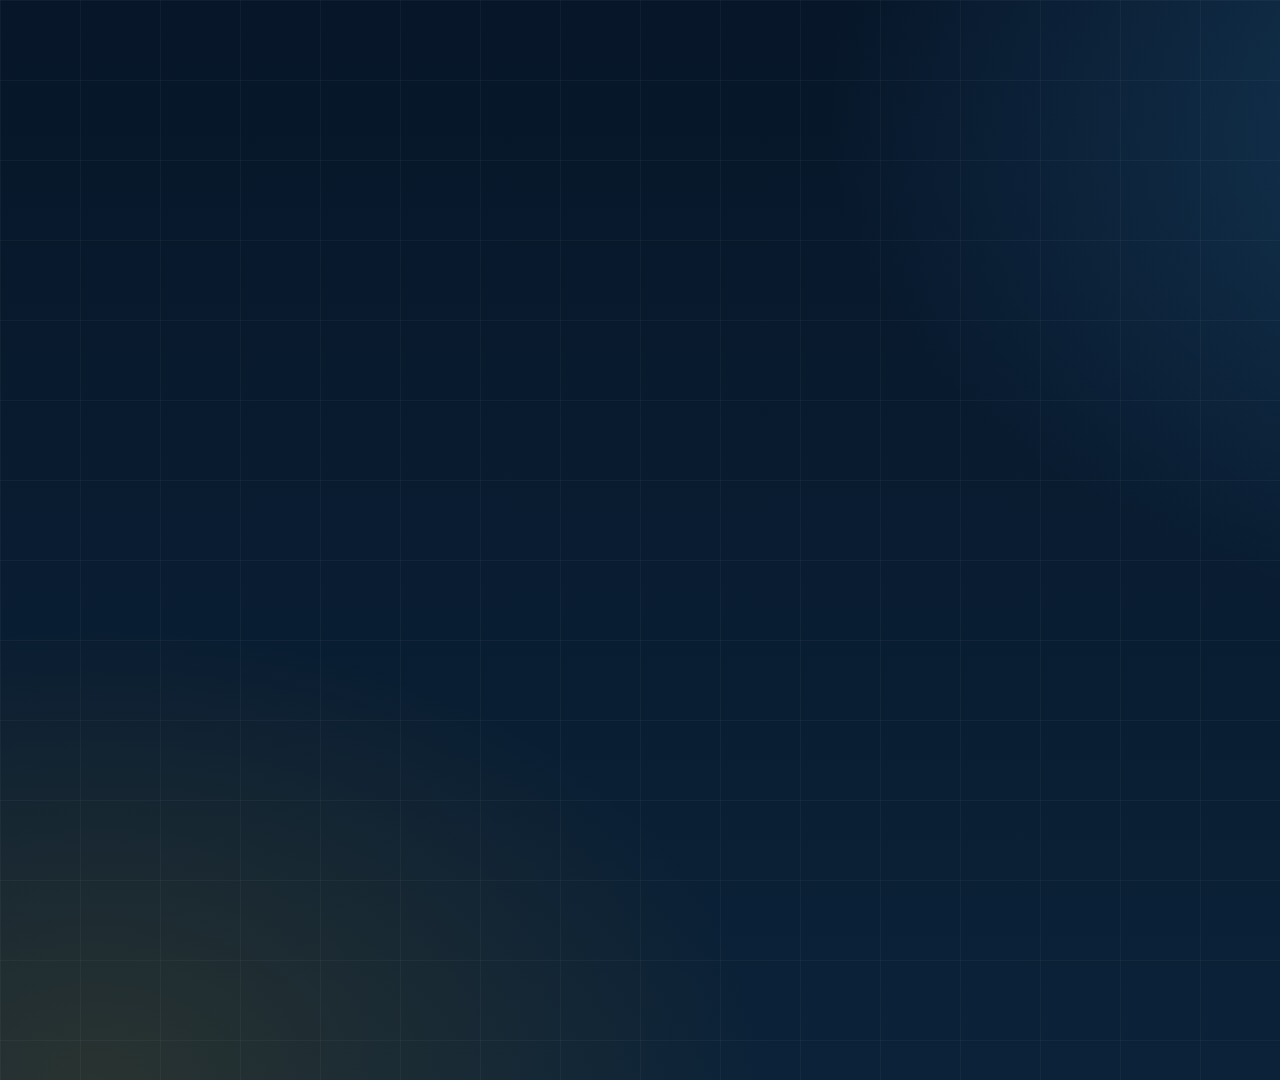
<file: 03_video/video.html>
<!doctype html><html><head><meta charset="utf-8">
<link href="https://fonts.googleapis.com/css2?family=Barlow+Condensed:wght@600;700;800&family=Barlow:wght@400;500;600;700&family=IBM+Plex+Mono:wght@500;600&display=swap" rel="stylesheet">
<link rel="stylesheet" href="castelo_anim.css">
<style>html,body{margin:0;width:1920px;height:1080px;overflow:hidden;background:#071629}</style></head>
<body><div id="stage"></div><script src="castelo_anim.js"></script>
<script>window.renderAt = CasteloAnim.mount(document.getElementById('stage')); window.DURATION = CasteloAnim.duration; renderAt(0);</script></body></html>
</file>
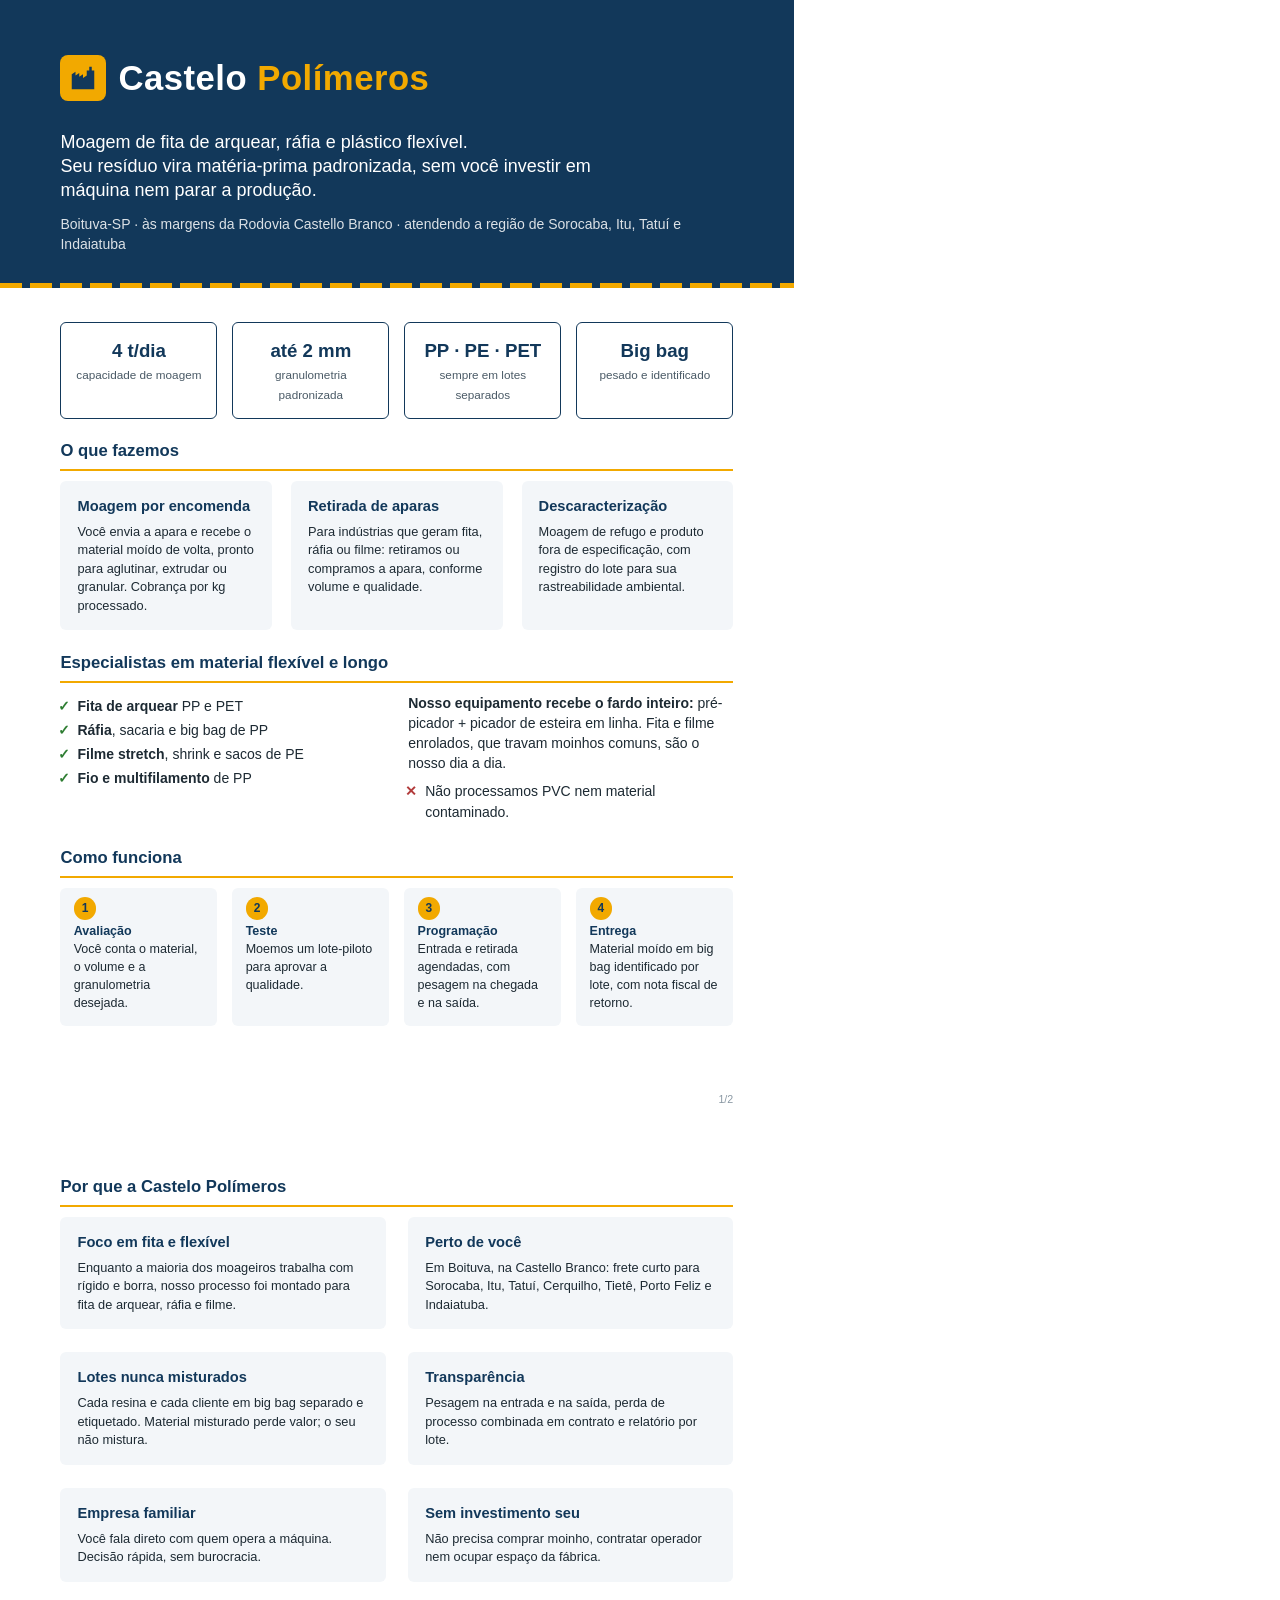
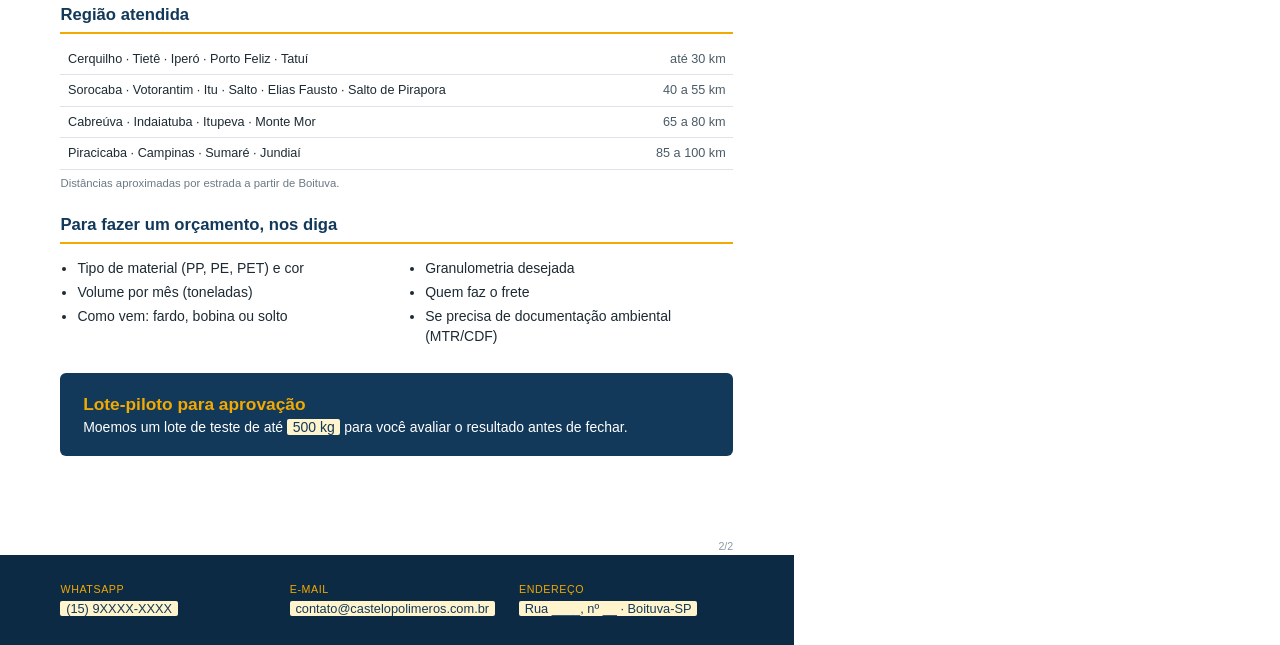
<file: 01_negocio/scripts/apresentacao.html>
<!doctype html>
<html lang="pt-BR"><head><meta charset="utf-8"><title>Castelo Polímeros: Apresentação</title>
<style>
@page { size: A4; margin: 0; }
* { box-sizing: border-box; }
body { margin: 0; font-family: Arial, Helvetica, sans-serif; color: #1d2a33; font-size: 10.5pt; line-height: 1.45; }
.page { width: 210mm; height: 297mm; position: relative; overflow: hidden; break-after: page; }
.page:last-child { break-after: auto; }
.hero { background: #12385a; color: #fff; padding: 14mm 16mm 9mm; position: relative; }
.hero::after { content: ""; position: absolute; left: 0; right: 0; bottom: 0; height: 5px; background: repeating-linear-gradient(90deg, #f2a900 0 22px, #12385a 22px 30px); }
.brand { display: flex; align-items: center; gap: 12px; }
.logo { width: 46px; height: 46px; border-radius: 8px; background: #f2a900; display: grid; place-items: center; }
.logo svg { width: 30px; height: 30px; }
.name { font-size: 26pt; font-weight: 700; letter-spacing: .5px; }
.name span { color: #f2a900; }
.tag { font-size: 13.5pt; margin-top: 7mm; max-width: 150mm; line-height: 1.35; }
.sub { opacity: .85; margin-top: 3mm; font-size: 10.5pt; }
.content { padding: 7mm 16mm 0; }
h2 { font-size: 12.5pt; color: #12385a; margin: 5.5mm 0 2.5mm; padding-bottom: 1.5mm; border-bottom: 2px solid #f2a900; }
.grid3 { display: grid; grid-template-columns: repeat(3, 1fr); gap: 5mm; }
.grid2 { display: grid; grid-template-columns: 1fr 1fr; gap: 6mm; }
.card { background: #f3f6f9; border-radius: 6px; padding: 4mm 4.5mm; }
.card h3 { margin: 0 0 1.5mm; font-size: 11pt; color: #12385a; }
.card p { margin: 0; font-size: 9.6pt; }
.kpis { display: grid; grid-template-columns: repeat(4, 1fr); gap: 4mm; margin-top: 2mm; }
.kpi { border: 1.5px solid #12385a; border-radius: 6px; padding: 3.5mm; text-align: center; }
.kpi b { display: block; font-size: 14pt; white-space: nowrap; color: #12385a; }
.kpi span { font-size: 8.8pt; color: #4a5a66; }
ul { margin: 0; padding-left: 4.5mm; } li { margin: 1mm 0; }
.ok li::marker { content: "✓  "; color: #2e7d32; font-weight: bold; }
.no li::marker { content: "✕  "; color: #b23b3b; font-weight: bold; }
.steps { display: grid; grid-template-columns: repeat(4, 1fr); gap: 4mm; counter-reset: s; }
.step { position: relative; padding: 9mm 3.5mm 3.5mm; background: #f3f6f9; border-radius: 6px; font-size: 9.4pt; }
.step::before { counter-increment: s; content: counter(s); position: absolute; top: 2.5mm; left: 3.5mm; width: 6mm; height: 6mm; border-radius: 50%; background: #f2a900; color: #12385a; font-weight: 700; display: grid; place-items: center; font-size: 9pt; }
.step b { color: #12385a; }
table { width: 100%; border-collapse: collapse; font-size: 9.5pt; }
td { padding: 1.6mm 2mm; border-bottom: 1px solid #dde3e8; }
td:last-child { text-align: right; color: #4a5a66; white-space: nowrap; }
.offer { background: #12385a; color: #fff; border-radius: 6px; padding: 5mm 6mm; margin-top: 6mm; display: flex; justify-content: space-between; align-items: center; gap: 6mm; }
.offer b { color: #f2a900; font-size: 13pt; }
.contact { position: absolute; left: 0; right: 0; bottom: 0; background: #0d2a44; color: #fff; padding: 7mm 16mm; display: grid; grid-template-columns: repeat(3, 1fr); gap: 4mm; font-size: 9.6pt; }
.contact small { display: block; color: #f2a900; font-size: 8pt; text-transform: uppercase; letter-spacing: .6px; margin-bottom: .8mm; }
.fill { background: #fff4cc; color: #12385a; padding: 0 1.5mm; border-radius: 2px; }
.foot { position: absolute; bottom: 4mm; right: 16mm; font-size: 8pt; color: #8a98a3; }
</style></head><body>

<section class="page">
  <div class="hero">
    <div class="brand">
      <div class="logo"><svg viewBox="0 0 24 24" fill="#12385a"><path d="M3 21V9l3-2v3l3-2v3l3-2v3l3-2V6h2V3h2v3h2v15z"/></svg></div>
      <div class="name">Castelo <span>Polímeros</span></div>
    </div>
    <div class="tag">Moagem de fita de arquear, ráfia e plástico flexível.<br>Seu resíduo vira matéria-prima padronizada, sem você investir em máquina nem parar a produção.</div>
    <div class="sub">Boituva-SP · às margens da Rodovia Castello Branco · atendendo a região de Sorocaba, Itu, Tatuí e Indaiatuba</div>
  </div>

  <div class="content">
    <div class="kpis">
      <div class="kpi"><b>4 t/dia</b><span>capacidade de moagem</span></div>
      <div class="kpi"><b>até 2 mm</b><span>granulometria padronizada</span></div>
      <div class="kpi"><b>PP · PE · PET</b><span>sempre em lotes separados</span></div>
      <div class="kpi"><b>Big bag</b><span>pesado e identificado</span></div>
    </div>

    <h2>O que fazemos</h2>
    <div class="grid3">
      <div class="card"><h3>Moagem por encomenda</h3><p>Você envia a apara e recebe o material moído de volta, pronto para aglutinar, extrudar ou granular. Cobrança por kg processado.</p></div>
      <div class="card"><h3>Retirada de aparas</h3><p>Para indústrias que geram fita, ráfia ou filme: retiramos ou compramos a apara, conforme volume e qualidade.</p></div>
      <div class="card"><h3>Descaracterização</h3><p>Moagem de refugo e produto fora de especificação, com registro do lote para sua rastreabilidade ambiental.</p></div>
    </div>

    <h2>Especialistas em material flexível e longo</h2>
    <div class="grid2">
      <div>
        <ul class="ok">
          <li><b>Fita de arquear</b> PP e PET</li>
          <li><b>Ráfia</b>, sacaria e big bag de PP</li>
          <li><b>Filme stretch</b>, shrink e sacos de PE</li>
          <li><b>Fio e multifilamento</b> de PP</li>
        </ul>
      </div>
      <div>
        <p style="margin:0 0 2mm"><b>Nosso equipamento recebe o fardo inteiro:</b> pré-picador + picador de esteira em linha. Fita e filme enrolados, que travam moinhos comuns, são o nosso dia a dia.</p>
        <ul class="no"><li>Não processamos PVC nem material contaminado.</li></ul>
      </div>
    </div>

    <h2>Como funciona</h2>
    <div class="steps">
      <div class="step"><b>Avaliação</b><br>Você conta o material, o volume e a granulometria desejada.</div>
      <div class="step"><b>Teste</b><br>Moemos um lote-piloto para aprovar a qualidade.</div>
      <div class="step"><b>Programação</b><br>Entrada e retirada agendadas, com pesagem na chegada e na saída.</div>
      <div class="step"><b>Entrega</b><br>Material moído em big bag identificado por lote, com nota fiscal de retorno.</div>
    </div>
  </div>
  <div class="foot">1/2</div>
</section>

<section class="page">
  <div class="content" style="padding-top:14mm">
    <h2 style="margin-top:0">Por que a Castelo Polímeros</h2>
    <div class="grid2">
      <div class="card"><h3>Foco em fita e flexível</h3><p>Enquanto a maioria dos moageiros trabalha com rígido e borra, nosso processo foi montado para fita de arquear, ráfia e filme.</p></div>
      <div class="card"><h3>Perto de você</h3><p>Em Boituva, na Castello Branco: frete curto para Sorocaba, Itu, Tatuí, Cerquilho, Tietê, Porto Feliz e Indaiatuba.</p></div>
      <div class="card"><h3>Lotes nunca misturados</h3><p>Cada resina e cada cliente em big bag separado e etiquetado. Material misturado perde valor; o seu não mistura.</p></div>
      <div class="card"><h3>Transparência</h3><p>Pesagem na entrada e na saída, perda de processo combinada em contrato e relatório por lote.</p></div>
      <div class="card"><h3>Empresa familiar</h3><p>Você fala direto com quem opera a máquina. Decisão rápida, sem burocracia.</p></div>
      <div class="card"><h3>Sem investimento seu</h3><p>Não precisa comprar moinho, contratar operador nem ocupar espaço da fábrica.</p></div>
    </div>

    <h2>Região atendida</h2>
    <table>
      <tr><td>Cerquilho · Tietê · Iperó · Porto Feliz · Tatuí</td><td>até 30 km</td></tr>
      <tr><td>Sorocaba · Votorantim · Itu · Salto · Elias Fausto · Salto de Pirapora</td><td>40 a 55 km</td></tr>
      <tr><td>Cabreúva · Indaiatuba · Itupeva · Monte Mor</td><td>65 a 80 km</td></tr>
      <tr><td>Piracicaba · Campinas · Sumaré · Jundiaí</td><td>85 a 100 km</td></tr>
    </table>
    <p style="font-size:8.5pt;color:#6b7a86;margin-top:1.5mm">Distâncias aproximadas por estrada a partir de Boituva.</p>

    <h2>Para fazer um orçamento, nos diga</h2>
    <div class="grid2">
      <ul>
        <li>Tipo de material (PP, PE, PET) e cor</li>
        <li>Volume por mês (toneladas)</li>
        <li>Como vem: fardo, bobina ou solto</li>
      </ul>
      <ul>
        <li>Granulometria desejada</li>
        <li>Quem faz o frete</li>
        <li>Se precisa de documentação ambiental (MTR/CDF)</li>
      </ul>
    </div>

    <div class="offer">
      <div><b>Lote-piloto para aprovação</b><br>Moemos um lote de teste de até <span class="fill">500 kg</span> para você avaliar o resultado antes de fechar.</div>
    </div>
  </div>

  <div class="contact">
    <div><small>WhatsApp</small><span class="fill">(15) 9XXXX-XXXX</span></div>
    <div><small>E-mail</small><span class="fill">contato@castelopolimeros.com.br</span></div>
    <div><small>Endereço</small><span class="fill">Rua ____, nº __ · Boituva-SP</span></div>
  </div>
  <div class="foot" style="bottom:24mm">2/2</div>
</section>
</body></html>
</file>
<file: 03_video/castelo_anim.css>
/* Palco do vídeo Castelo Polímeros: 1920x1080, escalado pelo player. */
.cp-stage { position: absolute; left: 0; top: 0; width: 1920px; height: 1080px; overflow: hidden; transform-origin: 0 0;
  font-family: Barlow, "Segoe UI", Arial, sans-serif; color: #EAF1F7; background: #071629; }
.cp-stage *, .cp-stage *::before, .cp-stage *::after { box-sizing: border-box; }
.cp-scene { position: absolute; inset: 0; opacity: 0; visibility: hidden; }
.cp-dark { background:
    radial-gradient(60% 70% at 85% 10%, rgba(44,110,158,.42), transparent 70%),
    radial-gradient(50% 60% at 5% 100%, rgba(242,169,0,.13), transparent 70%),
    linear-gradient(180deg, #071629, #0B2238); }
.cp-dark::before, .cp-light::before { content: ""; position: absolute; inset: 0; pointer-events: none;
  background-image: linear-gradient(rgba(255,255,255,.035) 1px, transparent 1px), linear-gradient(90deg, rgba(255,255,255,.035) 1px, transparent 1px);
  background-size: 80px 80px; }
.cp-light { background: radial-gradient(60% 70% at 90% 0%, rgba(242,169,0,.10), transparent 70%), #F3F6F9; color: #0E1E2E; }
.cp-light::before { background-image: linear-gradient(rgba(18,56,90,.05) 1px, transparent 1px), linear-gradient(90deg, rgba(18,56,90,.05) 1px, transparent 1px); }
.cp-t { position: absolute; font: 800 112px/0.95 "Barlow Condensed", "Arial Narrow", sans-serif; text-transform: uppercase; letter-spacing: .5px; }
.cp-t .w { display: inline-block; will-change: transform, opacity; }
.cp-mk { position: relative; display: inline-block; padding: 0 14px; margin: 0 -6px; color: #0B2238; }
.cp-mk > i { position: absolute; inset: 6px 0 2px; background: linear-gradient(110deg, #FFC93C, #F2A900); border-radius: 6px; transform-origin: 0 50%; z-index: -1; }
.cp-mk { z-index: 0; isolation: isolate; }
.cp-sub { position: absolute; font: 500 40px/1.35 Barlow, sans-serif; color: #A3B6C8; }
.cp-light .cp-sub { color: #4E6377; }
.cp-k { font: 600 24px "IBM Plex Mono", monospace; letter-spacing: 4px; text-transform: uppercase; }
.cp-chip { position: absolute; padding: 18px 30px; border-radius: 999px; font: 700 40px "Barlow Condensed", sans-serif; text-transform: uppercase; letter-spacing: 1px;
  background: rgba(255,255,255,.07); border: 2px solid rgba(255,255,255,.16); }
.cp-card { position: absolute; border-radius: 26px; background: #fff; border: 2px solid #E2E9EF; box-shadow: 0 30px 60px -30px rgba(14,30,46,.35); color: #0E1E2E; }
.cp-dark .cp-card { background: rgba(255,255,255,.06); border-color: rgba(255,255,255,.14); color: #EAF1F7; box-shadow: none; }
.cp-num { font: 800 150px/1 "Barlow Condensed", sans-serif; font-variant-numeric: tabular-nums; }
.cp-tape { position: absolute; left: 0; right: 0; top: 0; height: 12px; background: repeating-linear-gradient(-45deg, #F2A900 0 22px, #0B2238 22px 34px); }
.cp-prog { position: absolute; left: 0; bottom: 0; height: 6px; background: linear-gradient(90deg, #FFC93C, #F2A900); }
.cp-cap { position: absolute; left: 0; right: 0; bottom: 34px; display: flex; justify-content: center; pointer-events: none; z-index: 50; opacity: 0; }
.cp-cap span { max-width: 1500px; padding: 14px 30px; border-radius: 16px; background: rgba(7,22,41,.82); color: #fff; font: 600 40px/1.3 Barlow, sans-serif; text-align: center; box-shadow: 0 10px 30px -10px rgba(0,0,0,.5); }
.cp-cap span:empty { display: none; }
</file>
